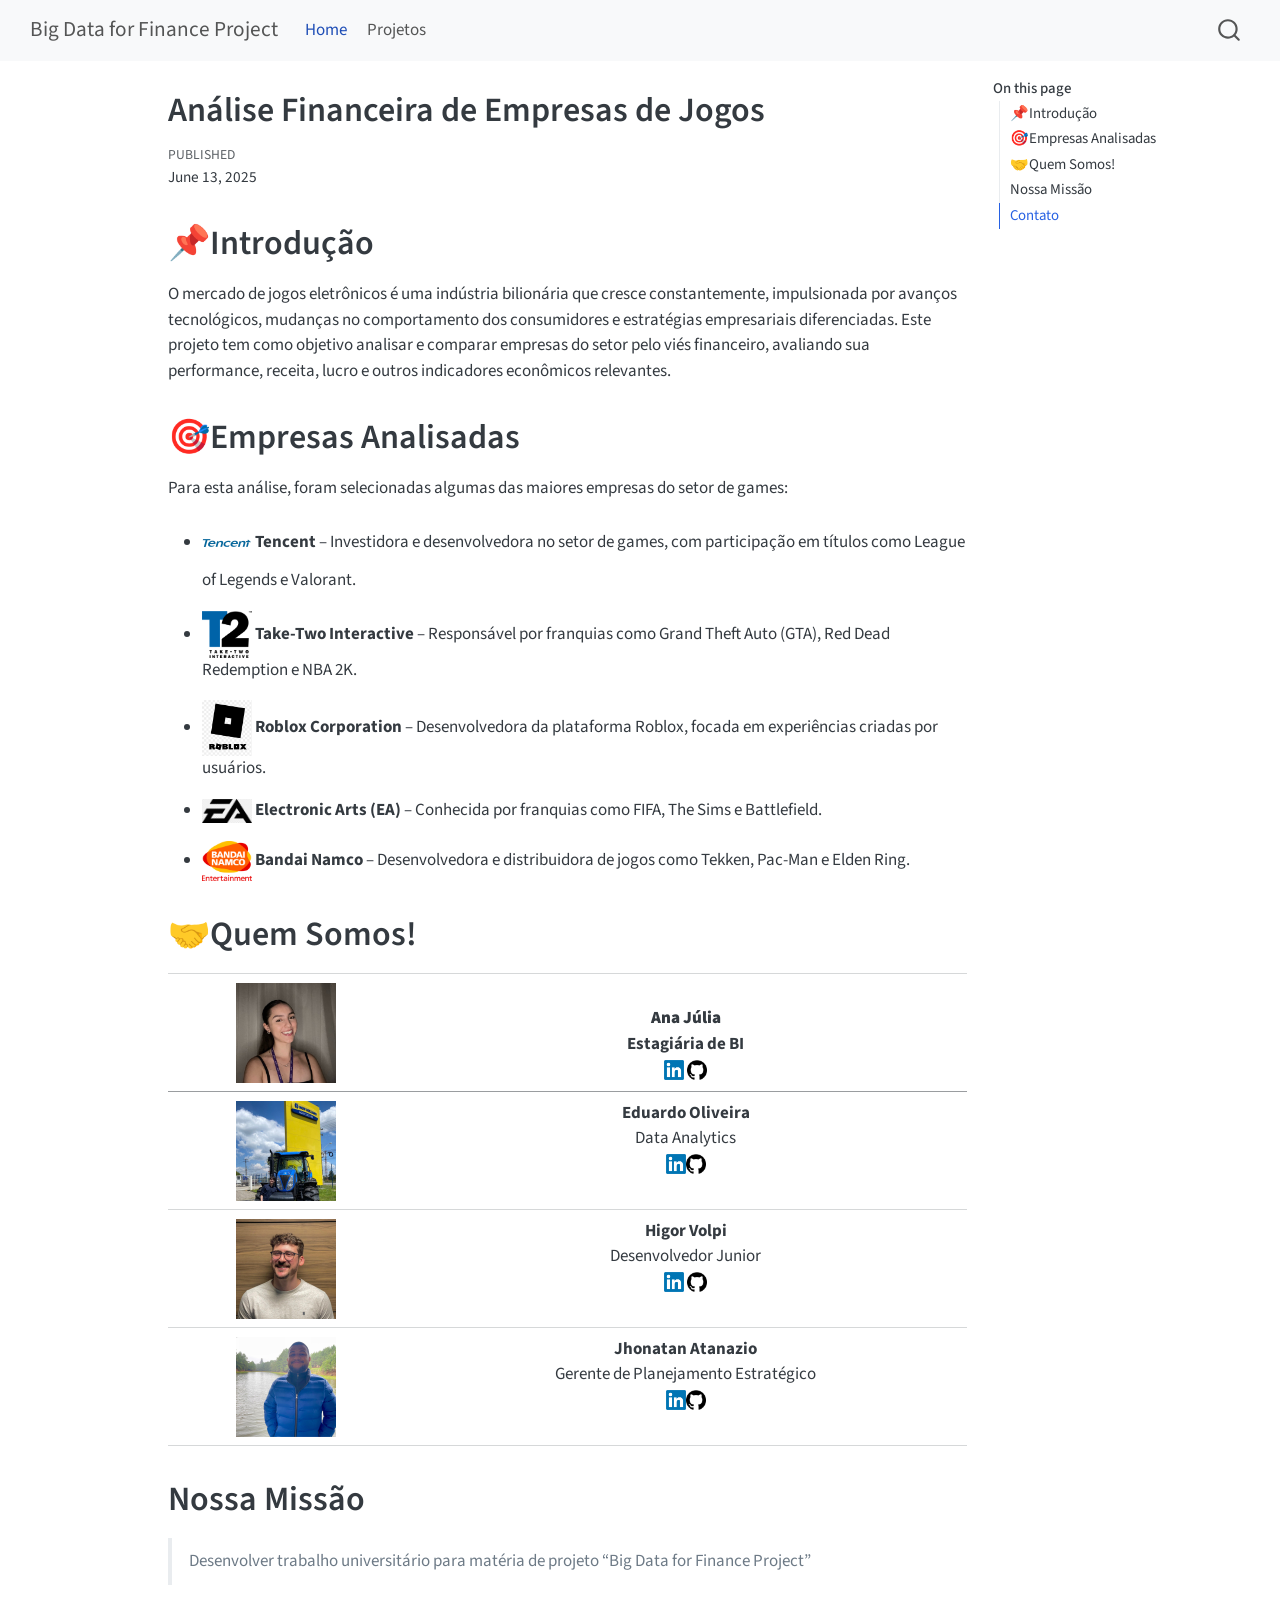
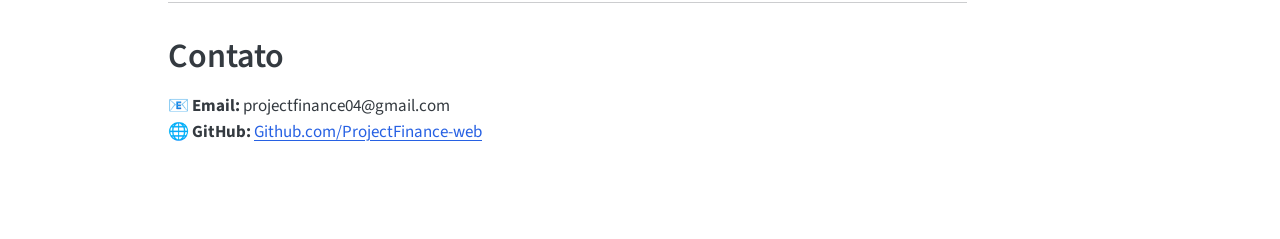
<file: index.html>
<!DOCTYPE html>
<html xmlns="http://www.w3.org/1999/xhtml" lang="en" xml:lang="en"><head>

<meta charset="utf-8">
<meta name="generator" content="quarto-1.6.42">

<meta name="viewport" content="width=device-width, initial-scale=1.0, user-scalable=yes">

<meta name="dcterms.date" content="2025-06-13">

<title>Análise Financeira de Empresas de Jogos – Big Data for Finance Project</title>
<style>
code{white-space: pre-wrap;}
span.smallcaps{font-variant: small-caps;}
div.columns{display: flex; gap: min(4vw, 1.5em);}
div.column{flex: auto; overflow-x: auto;}
div.hanging-indent{margin-left: 1.5em; text-indent: -1.5em;}
ul.task-list{list-style: none;}
ul.task-list li input[type="checkbox"] {
  width: 0.8em;
  margin: 0 0.8em 0.2em -1em; /* quarto-specific, see https://github.com/quarto-dev/quarto-cli/issues/4556 */ 
  vertical-align: middle;
}
</style>


<script src="site_libs/quarto-nav/quarto-nav.js"></script>
<script src="site_libs/quarto-nav/headroom.min.js"></script>
<script src="site_libs/clipboard/clipboard.min.js"></script>
<script src="site_libs/quarto-search/autocomplete.umd.js"></script>
<script src="site_libs/quarto-search/fuse.min.js"></script>
<script src="site_libs/quarto-search/quarto-search.js"></script>
<meta name="quarto:offset" content="./">
<script src="site_libs/quarto-html/quarto.js"></script>
<script src="site_libs/quarto-html/popper.min.js"></script>
<script src="site_libs/quarto-html/tippy.umd.min.js"></script>
<script src="site_libs/quarto-html/anchor.min.js"></script>
<link href="site_libs/quarto-html/tippy.css" rel="stylesheet">
<link href="site_libs/quarto-html/quarto-syntax-highlighting-2f5df379a58b258e96c21c0638c20c03.css" rel="stylesheet" id="quarto-text-highlighting-styles">
<script src="site_libs/bootstrap/bootstrap.min.js"></script>
<link href="site_libs/bootstrap/bootstrap-icons.css" rel="stylesheet">
<link href="site_libs/bootstrap/bootstrap-ddd961a2510921635943dfbbd19534c4.min.css" rel="stylesheet" append-hash="true" id="quarto-bootstrap" data-mode="light">
<script id="quarto-search-options" type="application/json">{
  "location": "navbar",
  "copy-button": false,
  "collapse-after": 3,
  "panel-placement": "end",
  "type": "overlay",
  "limit": 50,
  "keyboard-shortcut": [
    "f",
    "/",
    "s"
  ],
  "show-item-context": false,
  "language": {
    "search-no-results-text": "No results",
    "search-matching-documents-text": "matching documents",
    "search-copy-link-title": "Copy link to search",
    "search-hide-matches-text": "Hide additional matches",
    "search-more-match-text": "more match in this document",
    "search-more-matches-text": "more matches in this document",
    "search-clear-button-title": "Clear",
    "search-text-placeholder": "",
    "search-detached-cancel-button-title": "Cancel",
    "search-submit-button-title": "Submit",
    "search-label": "Search"
  }
}</script>


<link rel="stylesheet" href="styles.css">
</head>

<body class="nav-fixed">

<div id="quarto-search-results"></div>
  <header id="quarto-header" class="headroom fixed-top">
    <nav class="navbar navbar-expand-lg " data-bs-theme="dark">
      <div class="navbar-container container-fluid">
      <div class="navbar-brand-container mx-auto">
    <a class="navbar-brand" href="./index.html">
    <span class="navbar-title">Big Data for Finance Project</span>
    </a>
  </div>
            <div id="quarto-search" class="" title="Search"></div>
          <button class="navbar-toggler" type="button" data-bs-toggle="collapse" data-bs-target="#navbarCollapse" aria-controls="navbarCollapse" role="menu" aria-expanded="false" aria-label="Toggle navigation" onclick="if (window.quartoToggleHeadroom) { window.quartoToggleHeadroom(); }">
  <span class="navbar-toggler-icon"></span>
</button>
          <div class="collapse navbar-collapse" id="navbarCollapse">
            <ul class="navbar-nav navbar-nav-scroll me-auto">
  <li class="nav-item">
    <a class="nav-link active" href="./index.html" aria-current="page"> 
<span class="menu-text">Home</span></a>
  </li>  
  <li class="nav-item">
    <a class="nav-link" href="./about.html"> 
<span class="menu-text">Projetos</span></a>
  </li>  
</ul>
          </div> <!-- /navcollapse -->
            <div class="quarto-navbar-tools">
</div>
      </div> <!-- /container-fluid -->
    </nav>
</header>
<!-- content -->
<div id="quarto-content" class="quarto-container page-columns page-rows-contents page-layout-article page-navbar">
<!-- sidebar -->
<!-- margin-sidebar -->
    <div id="quarto-margin-sidebar" class="sidebar margin-sidebar">
        <nav id="TOC" role="doc-toc" class="toc-active">
    <h2 id="toc-title">On this page</h2>
   
  <ul>
  <li><a href="#introdução" id="toc-introdução" class="nav-link active" data-scroll-target="#introdução">📌Introdução</a></li>
  <li><a href="#empresas-analisadas" id="toc-empresas-analisadas" class="nav-link" data-scroll-target="#empresas-analisadas">🎯Empresas Analisadas</a></li>
  <li><a href="#quem-somos" id="toc-quem-somos" class="nav-link" data-scroll-target="#quem-somos">🤝Quem Somos!</a></li>
  <li><a href="#nossa-missão" id="toc-nossa-missão" class="nav-link" data-scroll-target="#nossa-missão">Nossa Missão</a></li>
  <li><a href="#contato" id="toc-contato" class="nav-link" data-scroll-target="#contato">Contato</a></li>
  </ul>
</nav>
    </div>
<!-- main -->
<main class="content" id="quarto-document-content">

<header id="title-block-header" class="quarto-title-block default">
<div class="quarto-title">
<h1 class="title">Análise Financeira de Empresas de Jogos</h1>
</div>



<div class="quarto-title-meta">

    
    <div>
    <div class="quarto-title-meta-heading">Published</div>
    <div class="quarto-title-meta-contents">
      <p class="date">June 13, 2025</p>
    </div>
  </div>
  
    
  </div>
  


</header>


<section id="introdução" class="level1">
<h1>📌Introdução</h1>
<p>O mercado de jogos eletrônicos é uma indústria bilionária que cresce constantemente, impulsionada por avanços tecnológicos, mudanças no comportamento dos consumidores e estratégias empresariais diferenciadas. Este projeto tem como objetivo analisar e comparar empresas do setor pelo viés financeiro, avaliando sua performance, receita, lucro e outros indicadores econômicos relevantes.</p>
</section>
<section id="empresas-analisadas" class="level1">
<h1>🎯Empresas Analisadas</h1>
<p>Para esta análise, foram selecionadas algumas das maiores empresas do setor de games:</p>
<ul>
<li><p><img src="images/tcehy.png" class="img-fluid" width="50"> <strong>Tencent</strong> – Investidora e desenvolvedora no setor de games, com participação em títulos como League of Legends e Valorant.</p></li>
<li><p><img src="images/take-two.png" class="img-fluid" width="50"> <strong>Take-Two Interactive</strong> – Responsável por franquias como Grand Theft Auto (GTA), Red Dead Redemption e NBA 2K.</p></li>
<li><p><img src="images/roblox.png" class="img-fluid" width="50"> <strong>Roblox Corporation</strong> – Desenvolvedora da plataforma Roblox, focada em experiências criadas por usuários.</p></li>
<li><p><img src="images/ea.png" class="img-fluid" width="50"> <strong>Electronic Arts (EA)</strong> – Conhecida por franquias como FIFA, The Sims e Battlefield.</p></li>
<li><p><img src="images/bandai.png" class="img-fluid" width="50"> <strong>Bandai Namco</strong> – Desenvolvedora e distribuidora de jogos como Tekken, Pac-Man&nbsp;e&nbsp;Elden&nbsp;Ring.</p></li>
</ul>
</section>
<section id="quem-somos" class="level1">
<h1>🤝Quem Somos!</h1>
<table class="caption-top table">
<thead>
<tr class="header">
<th style="text-align: center;"><img src="images/ana.jpg" class="img-fluid" width="100"></th>
<th style="text-align: center;"><strong>Ana Júlia</strong> <br>Estagiária de BI<br><a href="https://www.linkedin.com/in/anakucharski/"><img src="images/logo.png" class="img-fluid" width="20" alt="LinkedIn"></a> <a href="https://anajuliakucharski.github.io/portfolio/"><img src="images/github.png" class="img-fluid" width="20" alt="Portfolio"></a></th>
</tr>
</thead>
<tbody>
<tr class="odd">
<td style="text-align: center;"><img src="images/eduardo.jpg" class="img-fluid" width="100"></td>
<td style="text-align: center;"><strong>Eduardo Oliveira</strong> <br>Data Analytics<br><a href="https://www.linkedin.com/in/eduardo-oliveira-pereira/"><img src="images/logo.png" class="img-fluid" width="20" alt="LinkedIn"></a><a href="https://eduoliveira1504.github.io/Portfolio/"><img src="images/github.png" class="img-fluid" width="20" alt="Portfolio"></a></td>
</tr>
<tr class="even">
<td style="text-align: center;"><img src="images/higor.jpg" class="img-fluid" width="100"></td>
<td style="text-align: center;"><strong>Higor Volpi</strong> <br>Desenvolvedor Junior<br><a href="https://www.linkedin.com/in/higor-palote-volpi/"><img src="images/logo.png" class="img-fluid" width="20" alt="LinkedIn"></a> <a href="https://higorvolpi.github.io/portfolio/"><img src="images/github.png" class="img-fluid" width="20" alt="Portfolio"></a></td>
</tr>
<tr class="odd">
<td style="text-align: center;"><img src="images/jhonatan.jpg" class="img-fluid" width="100"></td>
<td style="text-align: center;"><strong>Jhonatan Atanazio</strong> <br>Gerente de Planejamento Estratégico<br><a href="https://www.linkedin.com/in/atanaziojhonatan/"><img src="images/logo.png" class="img-fluid" width="20" alt="LinkedIn"></a><a href="https://atanazioj.github.io/portfolio/"><img src="images/github.png" class="img-fluid" width="20" alt="Portfolio"></a></td>
</tr>
</tbody>
</table>
</section>
<section id="nossa-missão" class="level1">
<h1>Nossa Missão</h1>
<blockquote class="blockquote">
<p>Desenvolver trabalho universitário para matéria de projeto “Big Data for Finance Project”</p>
</blockquote>
<hr>
</section>
<section id="contato" class="level1">
<h1>Contato</h1>
<p>📧 <strong>Email:</strong> projectfinance04@gmail.com<br>
🌐 <strong>GitHub:</strong> <a href="https://github.com/ProjectFinance-web">Github.com/ProjectFinance-web</a></p>


</section>

</main> <!-- /main -->
<script id="quarto-html-after-body" type="application/javascript">
window.document.addEventListener("DOMContentLoaded", function (event) {
  const toggleBodyColorMode = (bsSheetEl) => {
    const mode = bsSheetEl.getAttribute("data-mode");
    const bodyEl = window.document.querySelector("body");
    if (mode === "dark") {
      bodyEl.classList.add("quarto-dark");
      bodyEl.classList.remove("quarto-light");
    } else {
      bodyEl.classList.add("quarto-light");
      bodyEl.classList.remove("quarto-dark");
    }
  }
  const toggleBodyColorPrimary = () => {
    const bsSheetEl = window.document.querySelector("link#quarto-bootstrap");
    if (bsSheetEl) {
      toggleBodyColorMode(bsSheetEl);
    }
  }
  toggleBodyColorPrimary();  
  const icon = "";
  const anchorJS = new window.AnchorJS();
  anchorJS.options = {
    placement: 'right',
    icon: icon
  };
  anchorJS.add('.anchored');
  const isCodeAnnotation = (el) => {
    for (const clz of el.classList) {
      if (clz.startsWith('code-annotation-')) {                     
        return true;
      }
    }
    return false;
  }
  const onCopySuccess = function(e) {
    // button target
    const button = e.trigger;
    // don't keep focus
    button.blur();
    // flash "checked"
    button.classList.add('code-copy-button-checked');
    var currentTitle = button.getAttribute("title");
    button.setAttribute("title", "Copied!");
    let tooltip;
    if (window.bootstrap) {
      button.setAttribute("data-bs-toggle", "tooltip");
      button.setAttribute("data-bs-placement", "left");
      button.setAttribute("data-bs-title", "Copied!");
      tooltip = new bootstrap.Tooltip(button, 
        { trigger: "manual", 
          customClass: "code-copy-button-tooltip",
          offset: [0, -8]});
      tooltip.show();    
    }
    setTimeout(function() {
      if (tooltip) {
        tooltip.hide();
        button.removeAttribute("data-bs-title");
        button.removeAttribute("data-bs-toggle");
        button.removeAttribute("data-bs-placement");
      }
      button.setAttribute("title", currentTitle);
      button.classList.remove('code-copy-button-checked');
    }, 1000);
    // clear code selection
    e.clearSelection();
  }
  const getTextToCopy = function(trigger) {
      const codeEl = trigger.previousElementSibling.cloneNode(true);
      for (const childEl of codeEl.children) {
        if (isCodeAnnotation(childEl)) {
          childEl.remove();
        }
      }
      return codeEl.innerText;
  }
  const clipboard = new window.ClipboardJS('.code-copy-button:not([data-in-quarto-modal])', {
    text: getTextToCopy
  });
  clipboard.on('success', onCopySuccess);
  if (window.document.getElementById('quarto-embedded-source-code-modal')) {
    const clipboardModal = new window.ClipboardJS('.code-copy-button[data-in-quarto-modal]', {
      text: getTextToCopy,
      container: window.document.getElementById('quarto-embedded-source-code-modal')
    });
    clipboardModal.on('success', onCopySuccess);
  }
    var localhostRegex = new RegExp(/^(?:http|https):\/\/localhost\:?[0-9]*\//);
    var mailtoRegex = new RegExp(/^mailto:/);
      var filterRegex = new RegExp('/' + window.location.host + '/');
    var isInternal = (href) => {
        return filterRegex.test(href) || localhostRegex.test(href) || mailtoRegex.test(href);
    }
    // Inspect non-navigation links and adorn them if external
 	var links = window.document.querySelectorAll('a[href]:not(.nav-link):not(.navbar-brand):not(.toc-action):not(.sidebar-link):not(.sidebar-item-toggle):not(.pagination-link):not(.no-external):not([aria-hidden]):not(.dropdown-item):not(.quarto-navigation-tool):not(.about-link)');
    for (var i=0; i<links.length; i++) {
      const link = links[i];
      if (!isInternal(link.href)) {
        // undo the damage that might have been done by quarto-nav.js in the case of
        // links that we want to consider external
        if (link.dataset.originalHref !== undefined) {
          link.href = link.dataset.originalHref;
        }
      }
    }
  function tippyHover(el, contentFn, onTriggerFn, onUntriggerFn) {
    const config = {
      allowHTML: true,
      maxWidth: 500,
      delay: 100,
      arrow: false,
      appendTo: function(el) {
          return el.parentElement;
      },
      interactive: true,
      interactiveBorder: 10,
      theme: 'quarto',
      placement: 'bottom-start',
    };
    if (contentFn) {
      config.content = contentFn;
    }
    if (onTriggerFn) {
      config.onTrigger = onTriggerFn;
    }
    if (onUntriggerFn) {
      config.onUntrigger = onUntriggerFn;
    }
    window.tippy(el, config); 
  }
  const noterefs = window.document.querySelectorAll('a[role="doc-noteref"]');
  for (var i=0; i<noterefs.length; i++) {
    const ref = noterefs[i];
    tippyHover(ref, function() {
      // use id or data attribute instead here
      let href = ref.getAttribute('data-footnote-href') || ref.getAttribute('href');
      try { href = new URL(href).hash; } catch {}
      const id = href.replace(/^#\/?/, "");
      const note = window.document.getElementById(id);
      if (note) {
        return note.innerHTML;
      } else {
        return "";
      }
    });
  }
  const xrefs = window.document.querySelectorAll('a.quarto-xref');
  const processXRef = (id, note) => {
    // Strip column container classes
    const stripColumnClz = (el) => {
      el.classList.remove("page-full", "page-columns");
      if (el.children) {
        for (const child of el.children) {
          stripColumnClz(child);
        }
      }
    }
    stripColumnClz(note)
    if (id === null || id.startsWith('sec-')) {
      // Special case sections, only their first couple elements
      const container = document.createElement("div");
      if (note.children && note.children.length > 2) {
        container.appendChild(note.children[0].cloneNode(true));
        for (let i = 1; i < note.children.length; i++) {
          const child = note.children[i];
          if (child.tagName === "P" && child.innerText === "") {
            continue;
          } else {
            container.appendChild(child.cloneNode(true));
            break;
          }
        }
        if (window.Quarto?.typesetMath) {
          window.Quarto.typesetMath(container);
        }
        return container.innerHTML
      } else {
        if (window.Quarto?.typesetMath) {
          window.Quarto.typesetMath(note);
        }
        return note.innerHTML;
      }
    } else {
      // Remove any anchor links if they are present
      const anchorLink = note.querySelector('a.anchorjs-link');
      if (anchorLink) {
        anchorLink.remove();
      }
      if (window.Quarto?.typesetMath) {
        window.Quarto.typesetMath(note);
      }
      if (note.classList.contains("callout")) {
        return note.outerHTML;
      } else {
        return note.innerHTML;
      }
    }
  }
  for (var i=0; i<xrefs.length; i++) {
    const xref = xrefs[i];
    tippyHover(xref, undefined, function(instance) {
      instance.disable();
      let url = xref.getAttribute('href');
      let hash = undefined; 
      if (url.startsWith('#')) {
        hash = url;
      } else {
        try { hash = new URL(url).hash; } catch {}
      }
      if (hash) {
        const id = hash.replace(/^#\/?/, "");
        const note = window.document.getElementById(id);
        if (note !== null) {
          try {
            const html = processXRef(id, note.cloneNode(true));
            instance.setContent(html);
          } finally {
            instance.enable();
            instance.show();
          }
        } else {
          // See if we can fetch this
          fetch(url.split('#')[0])
          .then(res => res.text())
          .then(html => {
            const parser = new DOMParser();
            const htmlDoc = parser.parseFromString(html, "text/html");
            const note = htmlDoc.getElementById(id);
            if (note !== null) {
              const html = processXRef(id, note);
              instance.setContent(html);
            } 
          }).finally(() => {
            instance.enable();
            instance.show();
          });
        }
      } else {
        // See if we can fetch a full url (with no hash to target)
        // This is a special case and we should probably do some content thinning / targeting
        fetch(url)
        .then(res => res.text())
        .then(html => {
          const parser = new DOMParser();
          const htmlDoc = parser.parseFromString(html, "text/html");
          const note = htmlDoc.querySelector('main.content');
          if (note !== null) {
            // This should only happen for chapter cross references
            // (since there is no id in the URL)
            // remove the first header
            if (note.children.length > 0 && note.children[0].tagName === "HEADER") {
              note.children[0].remove();
            }
            const html = processXRef(null, note);
            instance.setContent(html);
          } 
        }).finally(() => {
          instance.enable();
          instance.show();
        });
      }
    }, function(instance) {
    });
  }
      let selectedAnnoteEl;
      const selectorForAnnotation = ( cell, annotation) => {
        let cellAttr = 'data-code-cell="' + cell + '"';
        let lineAttr = 'data-code-annotation="' +  annotation + '"';
        const selector = 'span[' + cellAttr + '][' + lineAttr + ']';
        return selector;
      }
      const selectCodeLines = (annoteEl) => {
        const doc = window.document;
        const targetCell = annoteEl.getAttribute("data-target-cell");
        const targetAnnotation = annoteEl.getAttribute("data-target-annotation");
        const annoteSpan = window.document.querySelector(selectorForAnnotation(targetCell, targetAnnotation));
        const lines = annoteSpan.getAttribute("data-code-lines").split(",");
        const lineIds = lines.map((line) => {
          return targetCell + "-" + line;
        })
        let top = null;
        let height = null;
        let parent = null;
        if (lineIds.length > 0) {
            //compute the position of the single el (top and bottom and make a div)
            const el = window.document.getElementById(lineIds[0]);
            top = el.offsetTop;
            height = el.offsetHeight;
            parent = el.parentElement.parentElement;
          if (lineIds.length > 1) {
            const lastEl = window.document.getElementById(lineIds[lineIds.length - 1]);
            const bottom = lastEl.offsetTop + lastEl.offsetHeight;
            height = bottom - top;
          }
          if (top !== null && height !== null && parent !== null) {
            // cook up a div (if necessary) and position it 
            let div = window.document.getElementById("code-annotation-line-highlight");
            if (div === null) {
              div = window.document.createElement("div");
              div.setAttribute("id", "code-annotation-line-highlight");
              div.style.position = 'absolute';
              parent.appendChild(div);
            }
            div.style.top = top - 2 + "px";
            div.style.height = height + 4 + "px";
            div.style.left = 0;
            let gutterDiv = window.document.getElementById("code-annotation-line-highlight-gutter");
            if (gutterDiv === null) {
              gutterDiv = window.document.createElement("div");
              gutterDiv.setAttribute("id", "code-annotation-line-highlight-gutter");
              gutterDiv.style.position = 'absolute';
              const codeCell = window.document.getElementById(targetCell);
              const gutter = codeCell.querySelector('.code-annotation-gutter');
              gutter.appendChild(gutterDiv);
            }
            gutterDiv.style.top = top - 2 + "px";
            gutterDiv.style.height = height + 4 + "px";
          }
          selectedAnnoteEl = annoteEl;
        }
      };
      const unselectCodeLines = () => {
        const elementsIds = ["code-annotation-line-highlight", "code-annotation-line-highlight-gutter"];
        elementsIds.forEach((elId) => {
          const div = window.document.getElementById(elId);
          if (div) {
            div.remove();
          }
        });
        selectedAnnoteEl = undefined;
      };
        // Handle positioning of the toggle
    window.addEventListener(
      "resize",
      throttle(() => {
        elRect = undefined;
        if (selectedAnnoteEl) {
          selectCodeLines(selectedAnnoteEl);
        }
      }, 10)
    );
    function throttle(fn, ms) {
    let throttle = false;
    let timer;
      return (...args) => {
        if(!throttle) { // first call gets through
            fn.apply(this, args);
            throttle = true;
        } else { // all the others get throttled
            if(timer) clearTimeout(timer); // cancel #2
            timer = setTimeout(() => {
              fn.apply(this, args);
              timer = throttle = false;
            }, ms);
        }
      };
    }
      // Attach click handler to the DT
      const annoteDls = window.document.querySelectorAll('dt[data-target-cell]');
      for (const annoteDlNode of annoteDls) {
        annoteDlNode.addEventListener('click', (event) => {
          const clickedEl = event.target;
          if (clickedEl !== selectedAnnoteEl) {
            unselectCodeLines();
            const activeEl = window.document.querySelector('dt[data-target-cell].code-annotation-active');
            if (activeEl) {
              activeEl.classList.remove('code-annotation-active');
            }
            selectCodeLines(clickedEl);
            clickedEl.classList.add('code-annotation-active');
          } else {
            // Unselect the line
            unselectCodeLines();
            clickedEl.classList.remove('code-annotation-active');
          }
        });
      }
  const findCites = (el) => {
    const parentEl = el.parentElement;
    if (parentEl) {
      const cites = parentEl.dataset.cites;
      if (cites) {
        return {
          el,
          cites: cites.split(' ')
        };
      } else {
        return findCites(el.parentElement)
      }
    } else {
      return undefined;
    }
  };
  var bibliorefs = window.document.querySelectorAll('a[role="doc-biblioref"]');
  for (var i=0; i<bibliorefs.length; i++) {
    const ref = bibliorefs[i];
    const citeInfo = findCites(ref);
    if (citeInfo) {
      tippyHover(citeInfo.el, function() {
        var popup = window.document.createElement('div');
        citeInfo.cites.forEach(function(cite) {
          var citeDiv = window.document.createElement('div');
          citeDiv.classList.add('hanging-indent');
          citeDiv.classList.add('csl-entry');
          var biblioDiv = window.document.getElementById('ref-' + cite);
          if (biblioDiv) {
            citeDiv.innerHTML = biblioDiv.innerHTML;
          }
          popup.appendChild(citeDiv);
        });
        return popup.innerHTML;
      });
    }
  }
});
</script>
</div> <!-- /content -->




</body></html>
</file>
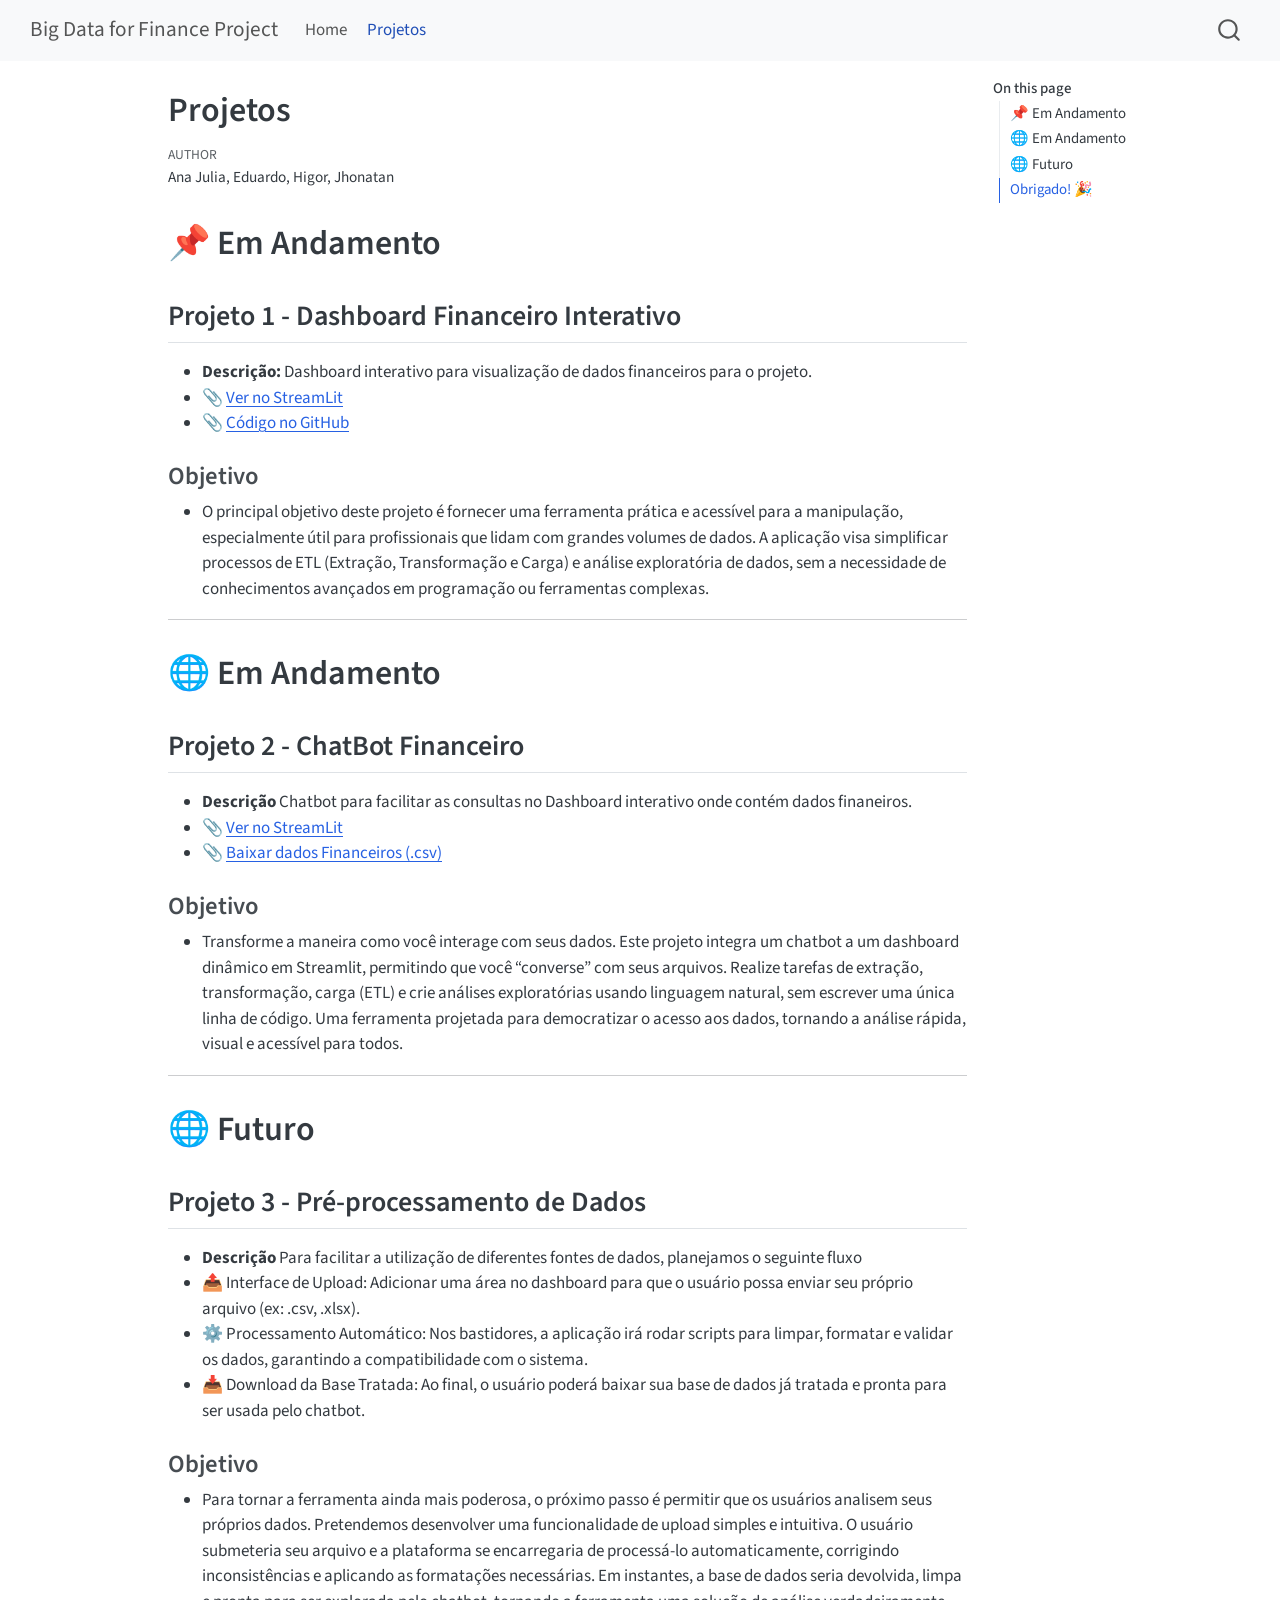
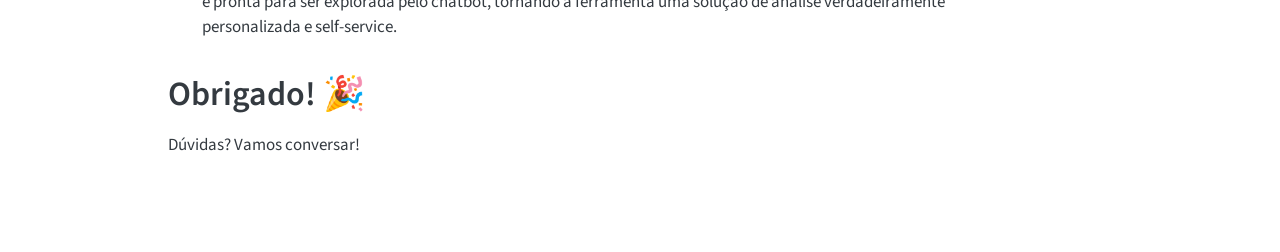
<file: about.html>
<!DOCTYPE html>
<html xmlns="http://www.w3.org/1999/xhtml" lang="en" xml:lang="en"><head>

<meta charset="utf-8">
<meta name="generator" content="quarto-1.6.42">

<meta name="viewport" content="width=device-width, initial-scale=1.0, user-scalable=yes">

<meta name="author" content="Ana Julia, Eduardo, Higor, Jhonatan">

<title>Projetos – Big Data for Finance Project</title>
<style>
code{white-space: pre-wrap;}
span.smallcaps{font-variant: small-caps;}
div.columns{display: flex; gap: min(4vw, 1.5em);}
div.column{flex: auto; overflow-x: auto;}
div.hanging-indent{margin-left: 1.5em; text-indent: -1.5em;}
ul.task-list{list-style: none;}
ul.task-list li input[type="checkbox"] {
  width: 0.8em;
  margin: 0 0.8em 0.2em -1em; /* quarto-specific, see https://github.com/quarto-dev/quarto-cli/issues/4556 */ 
  vertical-align: middle;
}
</style>


<script src="site_libs/quarto-nav/quarto-nav.js"></script>
<script src="site_libs/quarto-nav/headroom.min.js"></script>
<script src="site_libs/clipboard/clipboard.min.js"></script>
<script src="site_libs/quarto-search/autocomplete.umd.js"></script>
<script src="site_libs/quarto-search/fuse.min.js"></script>
<script src="site_libs/quarto-search/quarto-search.js"></script>
<meta name="quarto:offset" content="./">
<script src="site_libs/quarto-html/quarto.js"></script>
<script src="site_libs/quarto-html/popper.min.js"></script>
<script src="site_libs/quarto-html/tippy.umd.min.js"></script>
<script src="site_libs/quarto-html/anchor.min.js"></script>
<link href="site_libs/quarto-html/tippy.css" rel="stylesheet">
<link href="site_libs/quarto-html/quarto-syntax-highlighting-2f5df379a58b258e96c21c0638c20c03.css" rel="stylesheet" id="quarto-text-highlighting-styles">
<script src="site_libs/bootstrap/bootstrap.min.js"></script>
<link href="site_libs/bootstrap/bootstrap-icons.css" rel="stylesheet">
<link href="site_libs/bootstrap/bootstrap-ddd961a2510921635943dfbbd19534c4.min.css" rel="stylesheet" append-hash="true" id="quarto-bootstrap" data-mode="light">
<script id="quarto-search-options" type="application/json">{
  "location": "navbar",
  "copy-button": false,
  "collapse-after": 3,
  "panel-placement": "end",
  "type": "overlay",
  "limit": 50,
  "keyboard-shortcut": [
    "f",
    "/",
    "s"
  ],
  "show-item-context": false,
  "language": {
    "search-no-results-text": "No results",
    "search-matching-documents-text": "matching documents",
    "search-copy-link-title": "Copy link to search",
    "search-hide-matches-text": "Hide additional matches",
    "search-more-match-text": "more match in this document",
    "search-more-matches-text": "more matches in this document",
    "search-clear-button-title": "Clear",
    "search-text-placeholder": "",
    "search-detached-cancel-button-title": "Cancel",
    "search-submit-button-title": "Submit",
    "search-label": "Search"
  }
}</script>


<link rel="stylesheet" href="styles.css">
</head>

<body class="nav-fixed">

<div id="quarto-search-results"></div>
  <header id="quarto-header" class="headroom fixed-top">
    <nav class="navbar navbar-expand-lg " data-bs-theme="dark">
      <div class="navbar-container container-fluid">
      <div class="navbar-brand-container mx-auto">
    <a class="navbar-brand" href="./index.html">
    <span class="navbar-title">Big Data for Finance Project</span>
    </a>
  </div>
            <div id="quarto-search" class="" title="Search"></div>
          <button class="navbar-toggler" type="button" data-bs-toggle="collapse" data-bs-target="#navbarCollapse" aria-controls="navbarCollapse" role="menu" aria-expanded="false" aria-label="Toggle navigation" onclick="if (window.quartoToggleHeadroom) { window.quartoToggleHeadroom(); }">
  <span class="navbar-toggler-icon"></span>
</button>
          <div class="collapse navbar-collapse" id="navbarCollapse">
            <ul class="navbar-nav navbar-nav-scroll me-auto">
  <li class="nav-item">
    <a class="nav-link" href="./index.html"> 
<span class="menu-text">Home</span></a>
  </li>  
  <li class="nav-item">
    <a class="nav-link active" href="./about.html" aria-current="page"> 
<span class="menu-text">Projetos</span></a>
  </li>  
</ul>
          </div> <!-- /navcollapse -->
            <div class="quarto-navbar-tools">
</div>
      </div> <!-- /container-fluid -->
    </nav>
</header>
<!-- content -->
<div id="quarto-content" class="quarto-container page-columns page-rows-contents page-layout-article page-navbar">
<!-- sidebar -->
<!-- margin-sidebar -->
    <div id="quarto-margin-sidebar" class="sidebar margin-sidebar">
        <nav id="TOC" role="doc-toc" class="toc-active">
    <h2 id="toc-title">On this page</h2>
   
  <ul>
  <li><a href="#em-andamento" id="toc-em-andamento" class="nav-link active" data-scroll-target="#em-andamento">📌 Em Andamento</a>
  <ul class="collapse">
  <li><a href="#projeto-1---dashboard-financeiro-interativo" id="toc-projeto-1---dashboard-financeiro-interativo" class="nav-link" data-scroll-target="#projeto-1---dashboard-financeiro-interativo">Projeto 1 - Dashboard Financeiro Interativo</a>
  <ul class="collapse">
  <li><a href="#objetivo" id="toc-objetivo" class="nav-link" data-scroll-target="#objetivo">Objetivo</a></li>
  </ul></li>
  </ul></li>
  <li><a href="#em-andamento-1" id="toc-em-andamento-1" class="nav-link" data-scroll-target="#em-andamento-1">🌐 Em Andamento</a>
  <ul class="collapse">
  <li><a href="#projeto-2---chatbot-financeiro" id="toc-projeto-2---chatbot-financeiro" class="nav-link" data-scroll-target="#projeto-2---chatbot-financeiro">Projeto 2 - ChatBot Financeiro</a>
  <ul class="collapse">
  <li><a href="#objetivo-1" id="toc-objetivo-1" class="nav-link" data-scroll-target="#objetivo-1">Objetivo</a></li>
  </ul></li>
  </ul></li>
  <li><a href="#futuro" id="toc-futuro" class="nav-link" data-scroll-target="#futuro">🌐 Futuro</a>
  <ul class="collapse">
  <li><a href="#projeto-3---pré-processamento-de-dados" id="toc-projeto-3---pré-processamento-de-dados" class="nav-link" data-scroll-target="#projeto-3---pré-processamento-de-dados">Projeto 3 - Pré-processamento de Dados</a>
  <ul class="collapse">
  <li><a href="#objetivo-2" id="toc-objetivo-2" class="nav-link" data-scroll-target="#objetivo-2">Objetivo</a></li>
  </ul></li>
  </ul></li>
  <li><a href="#obrigado" id="toc-obrigado" class="nav-link" data-scroll-target="#obrigado">Obrigado! 🎉</a></li>
  </ul>
</nav>
    </div>
<!-- main -->
<main class="content" id="quarto-document-content">

<header id="title-block-header" class="quarto-title-block default">
<div class="quarto-title">
<h1 class="title">Projetos</h1>
</div>



<div class="quarto-title-meta">

    <div>
    <div class="quarto-title-meta-heading">Author</div>
    <div class="quarto-title-meta-contents">
             <p>Ana Julia, Eduardo, Higor, Jhonatan </p>
          </div>
  </div>
    
  
    
  </div>
  


</header>


<section id="em-andamento" class="level1">
<h1>📌 Em Andamento</h1>
<section id="projeto-1---dashboard-financeiro-interativo" class="level2">
<h2 class="anchored" data-anchor-id="projeto-1---dashboard-financeiro-interativo">Projeto 1 - Dashboard Financeiro Interativo</h2>
<ul>
<li><strong>Descrição:</strong> Dashboard interativo para visualização de dados financeiros para o projeto.</li>
<li>📎 <a href="https://bigdataproj.streamlit.app/">Ver no StreamLit</a></li>
<li>📎 <a href="https://github.com/ProjectFinance-web/project-web/tree/main/projects/Dashboard">Código no GitHub</a></li>
</ul>
<section id="objetivo" class="level3">
<h3 class="anchored" data-anchor-id="objetivo">Objetivo</h3>
<ul>
<li>O principal objetivo deste projeto é fornecer uma ferramenta prática e acessível para a manipulação, especialmente útil para profissionais que lidam com grandes volumes de dados. A aplicação visa simplificar processos de ETL (Extração, Transformação e Carga) e análise exploratória de dados, sem a necessidade de conhecimentos avançados em programação ou ferramentas complexas.</li>
</ul>
<hr>
</section>
</section>
</section>
<section id="em-andamento-1" class="level1">
<h1>🌐 Em Andamento</h1>
<section id="projeto-2---chatbot-financeiro" class="level2">
<h2 class="anchored" data-anchor-id="projeto-2---chatbot-financeiro">Projeto 2 - ChatBot Financeiro</h2>
<ul>
<li><strong>Descrição</strong> Chatbot para facilitar as consultas no Dashboard interativo onde contém dados finaneiros.</li>
<li>📎 <a href="https://chatfin.streamlit.app/">Ver no StreamLit</a></li>
<li>📎 <a href="data/prices_qm.csv">Baixar dados Financeiros (.csv)</a></li>
</ul>
<section id="objetivo-1" class="level3">
<h3 class="anchored" data-anchor-id="objetivo-1">Objetivo</h3>
<ul>
<li>Transforme a maneira como você interage com seus dados. Este projeto integra um chatbot a um dashboard dinâmico em Streamlit, permitindo que você “converse” com seus arquivos. Realize tarefas de extração, transformação, carga (ETL) e crie análises exploratórias usando linguagem natural, sem escrever uma única linha de código. Uma ferramenta projetada para democratizar o acesso aos dados, tornando a análise rápida, visual e acessível para todos.</li>
</ul>
<hr>
</section>
</section>
</section>
<section id="futuro" class="level1">
<h1>🌐 Futuro</h1>
<section id="projeto-3---pré-processamento-de-dados" class="level2">
<h2 class="anchored" data-anchor-id="projeto-3---pré-processamento-de-dados">Projeto 3 - Pré-processamento de Dados</h2>
<ul>
<li><strong>Descrição</strong> Para facilitar a utilização de diferentes fontes de dados, planejamos o seguinte fluxo</li>
<li>📤 Interface de Upload: Adicionar uma área no dashboard para que o usuário possa enviar seu próprio arquivo (ex: .csv, .xlsx).</li>
<li>⚙️ Processamento Automático: Nos bastidores, a aplicação irá rodar scripts para limpar, formatar e validar os dados, garantindo a compatibilidade com o sistema.</li>
<li>📥 Download da Base Tratada: Ao final, o usuário poderá baixar sua base de dados já tratada e pronta para ser usada pelo chatbot.</li>
</ul>
<section id="objetivo-2" class="level3">
<h3 class="anchored" data-anchor-id="objetivo-2">Objetivo</h3>
<ul>
<li>Para tornar a ferramenta ainda mais poderosa, o próximo passo é permitir que os usuários analisem seus próprios dados. Pretendemos desenvolver uma funcionalidade de upload simples e intuitiva. O usuário submeteria seu arquivo e a plataforma se encarregaria de processá-lo automaticamente, corrigindo inconsistências e aplicando as formatações necessárias. Em instantes, a base de dados seria devolvida, limpa e pronta para ser explorada pelo chatbot, tornando a ferramenta uma solução de análise verdadeiramente personalizada e self-service.</li>
</ul>
</section>
</section>
</section>
<section id="obrigado" class="level1">
<h1>Obrigado! 🎉</h1>
<p>Dúvidas? Vamos conversar!</p>


</section>

</main> <!-- /main -->
<script id="quarto-html-after-body" type="application/javascript">
window.document.addEventListener("DOMContentLoaded", function (event) {
  const toggleBodyColorMode = (bsSheetEl) => {
    const mode = bsSheetEl.getAttribute("data-mode");
    const bodyEl = window.document.querySelector("body");
    if (mode === "dark") {
      bodyEl.classList.add("quarto-dark");
      bodyEl.classList.remove("quarto-light");
    } else {
      bodyEl.classList.add("quarto-light");
      bodyEl.classList.remove("quarto-dark");
    }
  }
  const toggleBodyColorPrimary = () => {
    const bsSheetEl = window.document.querySelector("link#quarto-bootstrap");
    if (bsSheetEl) {
      toggleBodyColorMode(bsSheetEl);
    }
  }
  toggleBodyColorPrimary();  
  const icon = "";
  const anchorJS = new window.AnchorJS();
  anchorJS.options = {
    placement: 'right',
    icon: icon
  };
  anchorJS.add('.anchored');
  const isCodeAnnotation = (el) => {
    for (const clz of el.classList) {
      if (clz.startsWith('code-annotation-')) {                     
        return true;
      }
    }
    return false;
  }
  const onCopySuccess = function(e) {
    // button target
    const button = e.trigger;
    // don't keep focus
    button.blur();
    // flash "checked"
    button.classList.add('code-copy-button-checked');
    var currentTitle = button.getAttribute("title");
    button.setAttribute("title", "Copied!");
    let tooltip;
    if (window.bootstrap) {
      button.setAttribute("data-bs-toggle", "tooltip");
      button.setAttribute("data-bs-placement", "left");
      button.setAttribute("data-bs-title", "Copied!");
      tooltip = new bootstrap.Tooltip(button, 
        { trigger: "manual", 
          customClass: "code-copy-button-tooltip",
          offset: [0, -8]});
      tooltip.show();    
    }
    setTimeout(function() {
      if (tooltip) {
        tooltip.hide();
        button.removeAttribute("data-bs-title");
        button.removeAttribute("data-bs-toggle");
        button.removeAttribute("data-bs-placement");
      }
      button.setAttribute("title", currentTitle);
      button.classList.remove('code-copy-button-checked');
    }, 1000);
    // clear code selection
    e.clearSelection();
  }
  const getTextToCopy = function(trigger) {
      const codeEl = trigger.previousElementSibling.cloneNode(true);
      for (const childEl of codeEl.children) {
        if (isCodeAnnotation(childEl)) {
          childEl.remove();
        }
      }
      return codeEl.innerText;
  }
  const clipboard = new window.ClipboardJS('.code-copy-button:not([data-in-quarto-modal])', {
    text: getTextToCopy
  });
  clipboard.on('success', onCopySuccess);
  if (window.document.getElementById('quarto-embedded-source-code-modal')) {
    const clipboardModal = new window.ClipboardJS('.code-copy-button[data-in-quarto-modal]', {
      text: getTextToCopy,
      container: window.document.getElementById('quarto-embedded-source-code-modal')
    });
    clipboardModal.on('success', onCopySuccess);
  }
    var localhostRegex = new RegExp(/^(?:http|https):\/\/localhost\:?[0-9]*\//);
    var mailtoRegex = new RegExp(/^mailto:/);
      var filterRegex = new RegExp('/' + window.location.host + '/');
    var isInternal = (href) => {
        return filterRegex.test(href) || localhostRegex.test(href) || mailtoRegex.test(href);
    }
    // Inspect non-navigation links and adorn them if external
 	var links = window.document.querySelectorAll('a[href]:not(.nav-link):not(.navbar-brand):not(.toc-action):not(.sidebar-link):not(.sidebar-item-toggle):not(.pagination-link):not(.no-external):not([aria-hidden]):not(.dropdown-item):not(.quarto-navigation-tool):not(.about-link)');
    for (var i=0; i<links.length; i++) {
      const link = links[i];
      if (!isInternal(link.href)) {
        // undo the damage that might have been done by quarto-nav.js in the case of
        // links that we want to consider external
        if (link.dataset.originalHref !== undefined) {
          link.href = link.dataset.originalHref;
        }
      }
    }
  function tippyHover(el, contentFn, onTriggerFn, onUntriggerFn) {
    const config = {
      allowHTML: true,
      maxWidth: 500,
      delay: 100,
      arrow: false,
      appendTo: function(el) {
          return el.parentElement;
      },
      interactive: true,
      interactiveBorder: 10,
      theme: 'quarto',
      placement: 'bottom-start',
    };
    if (contentFn) {
      config.content = contentFn;
    }
    if (onTriggerFn) {
      config.onTrigger = onTriggerFn;
    }
    if (onUntriggerFn) {
      config.onUntrigger = onUntriggerFn;
    }
    window.tippy(el, config); 
  }
  const noterefs = window.document.querySelectorAll('a[role="doc-noteref"]');
  for (var i=0; i<noterefs.length; i++) {
    const ref = noterefs[i];
    tippyHover(ref, function() {
      // use id or data attribute instead here
      let href = ref.getAttribute('data-footnote-href') || ref.getAttribute('href');
      try { href = new URL(href).hash; } catch {}
      const id = href.replace(/^#\/?/, "");
      const note = window.document.getElementById(id);
      if (note) {
        return note.innerHTML;
      } else {
        return "";
      }
    });
  }
  const xrefs = window.document.querySelectorAll('a.quarto-xref');
  const processXRef = (id, note) => {
    // Strip column container classes
    const stripColumnClz = (el) => {
      el.classList.remove("page-full", "page-columns");
      if (el.children) {
        for (const child of el.children) {
          stripColumnClz(child);
        }
      }
    }
    stripColumnClz(note)
    if (id === null || id.startsWith('sec-')) {
      // Special case sections, only their first couple elements
      const container = document.createElement("div");
      if (note.children && note.children.length > 2) {
        container.appendChild(note.children[0].cloneNode(true));
        for (let i = 1; i < note.children.length; i++) {
          const child = note.children[i];
          if (child.tagName === "P" && child.innerText === "") {
            continue;
          } else {
            container.appendChild(child.cloneNode(true));
            break;
          }
        }
        if (window.Quarto?.typesetMath) {
          window.Quarto.typesetMath(container);
        }
        return container.innerHTML
      } else {
        if (window.Quarto?.typesetMath) {
          window.Quarto.typesetMath(note);
        }
        return note.innerHTML;
      }
    } else {
      // Remove any anchor links if they are present
      const anchorLink = note.querySelector('a.anchorjs-link');
      if (anchorLink) {
        anchorLink.remove();
      }
      if (window.Quarto?.typesetMath) {
        window.Quarto.typesetMath(note);
      }
      if (note.classList.contains("callout")) {
        return note.outerHTML;
      } else {
        return note.innerHTML;
      }
    }
  }
  for (var i=0; i<xrefs.length; i++) {
    const xref = xrefs[i];
    tippyHover(xref, undefined, function(instance) {
      instance.disable();
      let url = xref.getAttribute('href');
      let hash = undefined; 
      if (url.startsWith('#')) {
        hash = url;
      } else {
        try { hash = new URL(url).hash; } catch {}
      }
      if (hash) {
        const id = hash.replace(/^#\/?/, "");
        const note = window.document.getElementById(id);
        if (note !== null) {
          try {
            const html = processXRef(id, note.cloneNode(true));
            instance.setContent(html);
          } finally {
            instance.enable();
            instance.show();
          }
        } else {
          // See if we can fetch this
          fetch(url.split('#')[0])
          .then(res => res.text())
          .then(html => {
            const parser = new DOMParser();
            const htmlDoc = parser.parseFromString(html, "text/html");
            const note = htmlDoc.getElementById(id);
            if (note !== null) {
              const html = processXRef(id, note);
              instance.setContent(html);
            } 
          }).finally(() => {
            instance.enable();
            instance.show();
          });
        }
      } else {
        // See if we can fetch a full url (with no hash to target)
        // This is a special case and we should probably do some content thinning / targeting
        fetch(url)
        .then(res => res.text())
        .then(html => {
          const parser = new DOMParser();
          const htmlDoc = parser.parseFromString(html, "text/html");
          const note = htmlDoc.querySelector('main.content');
          if (note !== null) {
            // This should only happen for chapter cross references
            // (since there is no id in the URL)
            // remove the first header
            if (note.children.length > 0 && note.children[0].tagName === "HEADER") {
              note.children[0].remove();
            }
            const html = processXRef(null, note);
            instance.setContent(html);
          } 
        }).finally(() => {
          instance.enable();
          instance.show();
        });
      }
    }, function(instance) {
    });
  }
      let selectedAnnoteEl;
      const selectorForAnnotation = ( cell, annotation) => {
        let cellAttr = 'data-code-cell="' + cell + '"';
        let lineAttr = 'data-code-annotation="' +  annotation + '"';
        const selector = 'span[' + cellAttr + '][' + lineAttr + ']';
        return selector;
      }
      const selectCodeLines = (annoteEl) => {
        const doc = window.document;
        const targetCell = annoteEl.getAttribute("data-target-cell");
        const targetAnnotation = annoteEl.getAttribute("data-target-annotation");
        const annoteSpan = window.document.querySelector(selectorForAnnotation(targetCell, targetAnnotation));
        const lines = annoteSpan.getAttribute("data-code-lines").split(",");
        const lineIds = lines.map((line) => {
          return targetCell + "-" + line;
        })
        let top = null;
        let height = null;
        let parent = null;
        if (lineIds.length > 0) {
            //compute the position of the single el (top and bottom and make a div)
            const el = window.document.getElementById(lineIds[0]);
            top = el.offsetTop;
            height = el.offsetHeight;
            parent = el.parentElement.parentElement;
          if (lineIds.length > 1) {
            const lastEl = window.document.getElementById(lineIds[lineIds.length - 1]);
            const bottom = lastEl.offsetTop + lastEl.offsetHeight;
            height = bottom - top;
          }
          if (top !== null && height !== null && parent !== null) {
            // cook up a div (if necessary) and position it 
            let div = window.document.getElementById("code-annotation-line-highlight");
            if (div === null) {
              div = window.document.createElement("div");
              div.setAttribute("id", "code-annotation-line-highlight");
              div.style.position = 'absolute';
              parent.appendChild(div);
            }
            div.style.top = top - 2 + "px";
            div.style.height = height + 4 + "px";
            div.style.left = 0;
            let gutterDiv = window.document.getElementById("code-annotation-line-highlight-gutter");
            if (gutterDiv === null) {
              gutterDiv = window.document.createElement("div");
              gutterDiv.setAttribute("id", "code-annotation-line-highlight-gutter");
              gutterDiv.style.position = 'absolute';
              const codeCell = window.document.getElementById(targetCell);
              const gutter = codeCell.querySelector('.code-annotation-gutter');
              gutter.appendChild(gutterDiv);
            }
            gutterDiv.style.top = top - 2 + "px";
            gutterDiv.style.height = height + 4 + "px";
          }
          selectedAnnoteEl = annoteEl;
        }
      };
      const unselectCodeLines = () => {
        const elementsIds = ["code-annotation-line-highlight", "code-annotation-line-highlight-gutter"];
        elementsIds.forEach((elId) => {
          const div = window.document.getElementById(elId);
          if (div) {
            div.remove();
          }
        });
        selectedAnnoteEl = undefined;
      };
        // Handle positioning of the toggle
    window.addEventListener(
      "resize",
      throttle(() => {
        elRect = undefined;
        if (selectedAnnoteEl) {
          selectCodeLines(selectedAnnoteEl);
        }
      }, 10)
    );
    function throttle(fn, ms) {
    let throttle = false;
    let timer;
      return (...args) => {
        if(!throttle) { // first call gets through
            fn.apply(this, args);
            throttle = true;
        } else { // all the others get throttled
            if(timer) clearTimeout(timer); // cancel #2
            timer = setTimeout(() => {
              fn.apply(this, args);
              timer = throttle = false;
            }, ms);
        }
      };
    }
      // Attach click handler to the DT
      const annoteDls = window.document.querySelectorAll('dt[data-target-cell]');
      for (const annoteDlNode of annoteDls) {
        annoteDlNode.addEventListener('click', (event) => {
          const clickedEl = event.target;
          if (clickedEl !== selectedAnnoteEl) {
            unselectCodeLines();
            const activeEl = window.document.querySelector('dt[data-target-cell].code-annotation-active');
            if (activeEl) {
              activeEl.classList.remove('code-annotation-active');
            }
            selectCodeLines(clickedEl);
            clickedEl.classList.add('code-annotation-active');
          } else {
            // Unselect the line
            unselectCodeLines();
            clickedEl.classList.remove('code-annotation-active');
          }
        });
      }
  const findCites = (el) => {
    const parentEl = el.parentElement;
    if (parentEl) {
      const cites = parentEl.dataset.cites;
      if (cites) {
        return {
          el,
          cites: cites.split(' ')
        };
      } else {
        return findCites(el.parentElement)
      }
    } else {
      return undefined;
    }
  };
  var bibliorefs = window.document.querySelectorAll('a[role="doc-biblioref"]');
  for (var i=0; i<bibliorefs.length; i++) {
    const ref = bibliorefs[i];
    const citeInfo = findCites(ref);
    if (citeInfo) {
      tippyHover(citeInfo.el, function() {
        var popup = window.document.createElement('div');
        citeInfo.cites.forEach(function(cite) {
          var citeDiv = window.document.createElement('div');
          citeDiv.classList.add('hanging-indent');
          citeDiv.classList.add('csl-entry');
          var biblioDiv = window.document.getElementById('ref-' + cite);
          if (biblioDiv) {
            citeDiv.innerHTML = biblioDiv.innerHTML;
          }
          popup.appendChild(citeDiv);
        });
        return popup.innerHTML;
      });
    }
  }
});
</script>
</div> <!-- /content -->




</body></html>
</file>
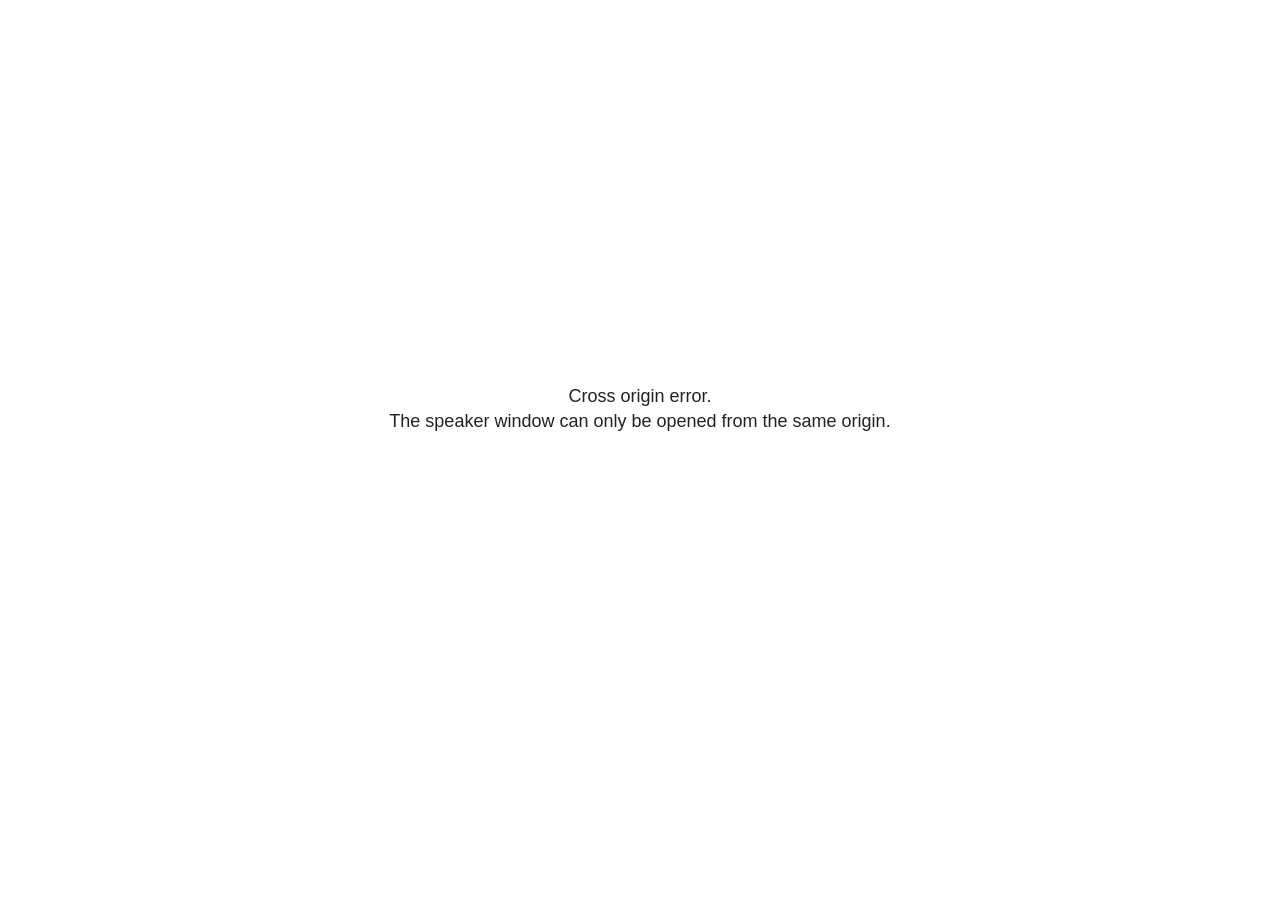
<file: site_libs/revealjs/plugin/notes/speaker-view.html>
<!--
	NOTE: You need to build the notes plugin after making changes to this file.
-->
<html lang="en">
	<head>
		<meta charset="utf-8">

		<title>reveal.js - Speaker View</title>

		<style>
			body {
				font-family: Helvetica;
				font-size: 18px;
			}

			#current-slide,
			#upcoming-slide,
			#speaker-controls {
				padding: 6px;
				box-sizing: border-box;
				-moz-box-sizing: border-box;
			}

			#current-slide iframe,
			#upcoming-slide iframe {
				width: 100%;
				height: 100%;
				border: 1px solid #ddd;
			}

			#current-slide .label,
			#upcoming-slide .label {
				position: absolute;
				top: 10px;
				left: 10px;
				z-index: 2;
			}

			#connection-status {
				position: absolute;
				top: 0;
				left: 0;
				width: 100%;
				height: 100%;
				z-index: 20;
				padding: 30% 20% 20% 20%;
				font-size: 18px;
				color: #222;
				background: #fff;
				text-align: center;
				box-sizing: border-box;
				line-height: 1.4;
			}

			.overlay-element {
				height: 34px;
				line-height: 34px;
				padding: 0 10px;
				text-shadow: none;
				background: rgba( 220, 220, 220, 0.8 );
				color: #222;
				font-size: 14px;
			}

			.overlay-element.interactive:hover {
				background: rgba( 220, 220, 220, 1 );
			}

			#current-slide {
				position: absolute;
				width: 60%;
				height: 100%;
				top: 0;
				left: 0;
				padding-right: 0;
			}

			#upcoming-slide {
				position: absolute;
				width: 40%;
				height: 40%;
				right: 0;
				top: 0;
			}

			/* Speaker controls */
			#speaker-controls {
				position: absolute;
				top: 40%;
				right: 0;
				width: 40%;
				height: 60%;
				overflow: auto;
				font-size: 18px;
			}

				.speaker-controls-time.hidden,
				.speaker-controls-notes.hidden {
					display: none;
				}

				.speaker-controls-time .label,
				.speaker-controls-pace .label,
				.speaker-controls-notes .label {
					text-transform: uppercase;
					font-weight: normal;
					font-size: 0.66em;
					color: #666;
					margin: 0;
				}

				.speaker-controls-time, .speaker-controls-pace {
					border-bottom: 1px solid rgba( 200, 200, 200, 0.5 );
					margin-bottom: 10px;
					padding: 10px 16px;
					padding-bottom: 20px;
					cursor: pointer;
				}

				.speaker-controls-time .reset-button {
					opacity: 0;
					float: right;
					color: #666;
					text-decoration: none;
				}
				.speaker-controls-time:hover .reset-button {
					opacity: 1;
				}

				.speaker-controls-time .timer,
				.speaker-controls-time .clock {
					width: 50%;
				}

				.speaker-controls-time .timer,
				.speaker-controls-time .clock,
				.speaker-controls-time .pacing .hours-value,
				.speaker-controls-time .pacing .minutes-value,
				.speaker-controls-time .pacing .seconds-value {
					font-size: 1.9em;
				}

				.speaker-controls-time .timer {
					float: left;
				}

				.speaker-controls-time .clock {
					float: right;
					text-align: right;
				}

				.speaker-controls-time span.mute {
					opacity: 0.3;
				}

				.speaker-controls-time .pacing-title {
					margin-top: 5px;
				}

				.speaker-controls-time .pacing.ahead {
					color: blue;
				}

				.speaker-controls-time .pacing.on-track {
					color: green;
				}

				.speaker-controls-time .pacing.behind {
					color: red;
				}

				.speaker-controls-notes {
					padding: 10px 16px;
				}

				.speaker-controls-notes .value {
					margin-top: 5px;
					line-height: 1.4;
					font-size: 1.2em;
				}

			/* Layout selector */
			#speaker-layout {
				position: absolute;
				top: 10px;
				right: 10px;
				color: #222;
				z-index: 10;
			}
				#speaker-layout select {
					position: absolute;
					width: 100%;
					height: 100%;
					top: 0;
					left: 0;
					border: 0;
					box-shadow: 0;
					cursor: pointer;
					opacity: 0;

					font-size: 1em;
					background-color: transparent;

					-moz-appearance: none;
					-webkit-appearance: none;
					-webkit-tap-highlight-color: rgba(0, 0, 0, 0);
				}

				#speaker-layout select:focus {
					outline: none;
					box-shadow: none;
				}

			.clear {
				clear: both;
			}

			/* Speaker layout: Wide */
			body[data-speaker-layout="wide"] #current-slide,
			body[data-speaker-layout="wide"] #upcoming-slide {
				width: 50%;
				height: 45%;
				padding: 6px;
			}

			body[data-speaker-layout="wide"] #current-slide {
				top: 0;
				left: 0;
			}

			body[data-speaker-layout="wide"] #upcoming-slide {
				top: 0;
				left: 50%;
			}

			body[data-speaker-layout="wide"] #speaker-controls {
				top: 45%;
				left: 0;
				width: 100%;
				height: 50%;
				font-size: 1.25em;
			}

			/* Speaker layout: Tall */
			body[data-speaker-layout="tall"] #current-slide,
			body[data-speaker-layout="tall"] #upcoming-slide {
				width: 45%;
				height: 50%;
				padding: 6px;
			}

			body[data-speaker-layout="tall"] #current-slide {
				top: 0;
				left: 0;
			}

			body[data-speaker-layout="tall"] #upcoming-slide {
				top: 50%;
				left: 0;
			}

			body[data-speaker-layout="tall"] #speaker-controls {
				padding-top: 40px;
				top: 0;
				left: 45%;
				width: 55%;
				height: 100%;
				font-size: 1.25em;
			}

			/* Speaker layout: Notes only */
			body[data-speaker-layout="notes-only"] #current-slide,
			body[data-speaker-layout="notes-only"] #upcoming-slide {
				display: none;
			}

			body[data-speaker-layout="notes-only"] #speaker-controls {
				padding-top: 40px;
				top: 0;
				left: 0;
				width: 100%;
				height: 100%;
				font-size: 1.25em;
			}

			@media screen and (max-width: 1080px) {
				body[data-speaker-layout="default"] #speaker-controls {
					font-size: 16px;
				}
			}

			@media screen and (max-width: 900px) {
				body[data-speaker-layout="default"] #speaker-controls {
					font-size: 14px;
				}
			}

			@media screen and (max-width: 800px) {
				body[data-speaker-layout="default"] #speaker-controls {
					font-size: 12px;
				}
			}

		</style>
	</head>

	<body>

		<div id="connection-status">Loading speaker view...</div>

		<div id="current-slide"></div>
		<div id="upcoming-slide"><span class="overlay-element label">Upcoming</span></div>
		<div id="speaker-controls">
			<div class="speaker-controls-time">
				<h4 class="label">Time <span class="reset-button">Click to Reset</span></h4>
				<div class="clock">
					<span class="clock-value">0:00 AM</span>
				</div>
				<div class="timer">
					<span class="hours-value">00</span><span class="minutes-value">:00</span><span class="seconds-value">:00</span>
				</div>
				<div class="clear"></div>

				<h4 class="label pacing-title" style="display: none">Pacing – Time to finish current slide</h4>
				<div class="pacing" style="display: none">
					<span class="hours-value">00</span><span class="minutes-value">:00</span><span class="seconds-value">:00</span>
				</div>
			</div>

			<div class="speaker-controls-notes hidden">
				<h4 class="label">Notes</h4>
				<div class="value"></div>
			</div>
		</div>
		<div id="speaker-layout" class="overlay-element interactive">
			<span class="speaker-layout-label"></span>
			<select class="speaker-layout-dropdown"></select>
		</div>

		<script>

			(function() {

				var notes,
					notesValue,
					currentState,
					currentSlide,
					upcomingSlide,
					layoutLabel,
					layoutDropdown,
					pendingCalls = {},
					lastRevealApiCallId = 0,
					connected = false

				var connectionStatus = document.querySelector( '#connection-status' );

				var SPEAKER_LAYOUTS = {
					'default': 'Default',
					'wide': 'Wide',
					'tall': 'Tall',
					'notes-only': 'Notes only'
				};

				setupLayout();

				let openerOrigin;

				try {
					openerOrigin = window.opener.location.origin;
				}
				catch ( error ) { console.warn( error ) }

				// In order to prevent XSS, the speaker view will only run if its
				// opener has the same origin as itself
				if( window.location.origin !== openerOrigin ) {
					connectionStatus.innerHTML = 'Cross origin error.<br>The speaker window can only be opened from the same origin.';
					return;
				}

				var connectionTimeout = setTimeout( function() {
					connectionStatus.innerHTML = 'Error connecting to main window.<br>Please try closing and reopening the speaker view.';
				}, 5000 );

				window.addEventListener( 'message', function( event ) {

					// Validate the origin of all messages to avoid parsing messages
					// that aren't meant for us. Ignore when running off file:// so
					// that the speaker view continues to work without a web server.
					if( window.location.origin !== event.origin && window.location.origin !== 'file://' ) {
						return
					}

					clearTimeout( connectionTimeout );
					connectionStatus.style.display = 'none';

					var data = JSON.parse( event.data );

					// The overview mode is only useful to the reveal.js instance
					// where navigation occurs so we don't sync it
					if( data.state ) delete data.state.overview;

					// Messages sent by the notes plugin inside of the main window
					if( data && data.namespace === 'reveal-notes' ) {
						if( data.type === 'connect' ) {
							handleConnectMessage( data );
						}
						else if( data.type === 'state' ) {
							handleStateMessage( data );
						}
						else if( data.type === 'return' ) {
							pendingCalls[data.callId](data.result);
							delete pendingCalls[data.callId];
						}
					}
					// Messages sent by the reveal.js inside of the current slide preview
					else if( data && data.namespace === 'reveal' ) {
						if( /ready/.test( data.eventName ) ) {
							// Send a message back to notify that the handshake is complete
							window.opener.postMessage( JSON.stringify({ namespace: 'reveal-notes', type: 'connected'} ), '*' );
						}
						else if( /slidechanged|fragmentshown|fragmenthidden|paused|resumed/.test( data.eventName ) && currentState !== JSON.stringify( data.state ) ) {

							dispatchStateToMainWindow( data.state );

						}
					}

				} );

				/**
				 * Updates the presentation in the main window to match the state
				 * of the presentation in the notes window.
				 */
				const dispatchStateToMainWindow = debounce(( state ) => {
					window.opener.postMessage( JSON.stringify({ method: 'setState', args: [ state ]} ), '*' );
				}, 500);

				/**
				 * Asynchronously calls the Reveal.js API of the main frame.
				 */
				function callRevealApi( methodName, methodArguments, callback ) {

					var callId = ++lastRevealApiCallId;
					pendingCalls[callId] = callback;
					window.opener.postMessage( JSON.stringify( {
						namespace: 'reveal-notes',
						type: 'call',
						callId: callId,
						methodName: methodName,
						arguments: methodArguments
					} ), '*' );

				}

				/**
				 * Called when the main window is trying to establish a
				 * connection.
				 */
				function handleConnectMessage( data ) {

					if( connected === false ) {
						connected = true;

						setupIframes( data );
						setupKeyboard();
						setupNotes();
						setupTimer();
						setupHeartbeat();
					}

				}

				/**
				 * Called when the main window sends an updated state.
				 */
				function handleStateMessage( data ) {

					// Store the most recently set state to avoid circular loops
					// applying the same state
					currentState = JSON.stringify( data.state );

					// No need for updating the notes in case of fragment changes
					if ( data.notes ) {
						notes.classList.remove( 'hidden' );
						notesValue.style.whiteSpace = data.whitespace;
						if( data.markdown ) {
							notesValue.innerHTML = marked( data.notes );
						}
						else {
							notesValue.innerHTML = data.notes;
						}
					}
					else {
						notes.classList.add( 'hidden' );
					}

					// Update the note slides
					currentSlide.contentWindow.postMessage( JSON.stringify({ method: 'setState', args: [ data.state ] }), '*' );
					upcomingSlide.contentWindow.postMessage( JSON.stringify({ method: 'setState', args: [ data.state ] }), '*' );
					upcomingSlide.contentWindow.postMessage( JSON.stringify({ method: 'next' }), '*' );

				}

				// Limit to max one state update per X ms
				handleStateMessage = debounce( handleStateMessage, 200 );

				/**
				 * Forward keyboard events to the current slide window.
				 * This enables keyboard events to work even if focus
				 * isn't set on the current slide iframe.
				 *
				 * Block F5 default handling, it reloads and disconnects
				 * the speaker notes window.
				 */
				function setupKeyboard() {

					document.addEventListener( 'keydown', function( event ) {
						if( event.keyCode === 116 || ( event.metaKey && event.keyCode === 82 ) ) {
							event.preventDefault();
							return false;
						}
						currentSlide.contentWindow.postMessage( JSON.stringify({ method: 'triggerKey', args: [ event.keyCode ] }), '*' );
					} );

				}

				/**
				 * Creates the preview iframes.
				 */
				function setupIframes( data ) {

					var params = [
						'receiver',
						'progress=false',
						'history=false',
						'transition=none',
						'autoSlide=0',
						'backgroundTransition=none'
					].join( '&' );

					var urlSeparator = /\?/.test(data.url) ? '&' : '?';
					var hash = '#/' + data.state.indexh + '/' + data.state.indexv;
					var currentURL = data.url + urlSeparator + params + '&scrollActivationWidth=false&postMessageEvents=true' + hash;
					var upcomingURL = data.url + urlSeparator + params + '&scrollActivationWidth=false&controls=false' + hash;

					currentSlide = document.createElement( 'iframe' );
					currentSlide.setAttribute( 'width', 1280 );
					currentSlide.setAttribute( 'height', 1024 );
					currentSlide.setAttribute( 'src', currentURL );
					document.querySelector( '#current-slide' ).appendChild( currentSlide );

					upcomingSlide = document.createElement( 'iframe' );
					upcomingSlide.setAttribute( 'width', 640 );
					upcomingSlide.setAttribute( 'height', 512 );
					upcomingSlide.setAttribute( 'src', upcomingURL );
					document.querySelector( '#upcoming-slide' ).appendChild( upcomingSlide );

				}

				/**
				 * Setup the notes UI.
				 */
				function setupNotes() {

					notes = document.querySelector( '.speaker-controls-notes' );
					notesValue = document.querySelector( '.speaker-controls-notes .value' );

				}

				/**
				 * We send out a heartbeat at all times to ensure we can
				 * reconnect with the main presentation window after reloads.
				 */
				function setupHeartbeat() {

					setInterval( () => {
						window.opener.postMessage( JSON.stringify({ namespace: 'reveal-notes', type: 'heartbeat'} ), '*' );
					}, 1000 );

				}

				function getTimings( callback ) {

					callRevealApi( 'getSlidesAttributes', [], function ( slideAttributes ) {
						callRevealApi( 'getConfig', [], function ( config ) {
							var totalTime = config.totalTime;
							var minTimePerSlide = config.minimumTimePerSlide || 0;
							var defaultTiming = config.defaultTiming;
							if ((defaultTiming == null) && (totalTime == null)) {
								callback(null);
								return;
							}
							// Setting totalTime overrides defaultTiming
							if (totalTime) {
								defaultTiming = 0;
							}
							var timings = [];
							for ( var i in slideAttributes ) {
								var slide = slideAttributes[ i ];
								var timing = defaultTiming;
								if( slide.hasOwnProperty( 'data-timing' )) {
									var t = slide[ 'data-timing' ];
									timing = parseInt(t);
									if( isNaN(timing) ) {
										console.warn("Could not parse timing '" + t + "' of slide " + i + "; using default of " + defaultTiming);
										timing = defaultTiming;
									}
								}
								timings.push(timing);
							}
							if ( totalTime ) {
								// After we've allocated time to individual slides, we summarize it and
								// subtract it from the total time
								var remainingTime = totalTime - timings.reduce( function(a, b) { return a + b; }, 0 );
								// The remaining time is divided by the number of slides that have 0 seconds
								// allocated at the moment, giving the average time-per-slide on the remaining slides
								var remainingSlides = (timings.filter( function(x) { return x == 0 }) ).length
								var timePerSlide = Math.round( remainingTime / remainingSlides, 0 )
								// And now we replace every zero-value timing with that average
								timings = timings.map( function(x) { return (x==0 ? timePerSlide : x) } );
							}
							var slidesUnderMinimum = timings.filter( function(x) { return (x < minTimePerSlide) } ).length
							if ( slidesUnderMinimum ) {
								message = "The pacing time for " + slidesUnderMinimum + " slide(s) is under the configured minimum of " + minTimePerSlide + " seconds. Check the data-timing attribute on individual slides, or consider increasing the totalTime or minimumTimePerSlide configuration options (or removing some slides).";
								alert(message);
							}
							callback( timings );
						} );
					} );

				}

				/**
				 * Return the number of seconds allocated for presenting
				 * all slides up to and including this one.
				 */
				function getTimeAllocated( timings, callback ) {

					callRevealApi( 'getSlidePastCount', [], function ( currentSlide ) {
						var allocated = 0;
						for (var i in timings.slice(0, currentSlide + 1)) {
							allocated += timings[i];
						}
						callback( allocated );
					} );

				}

				/**
				 * Create the timer and clock and start updating them
				 * at an interval.
				 */
				function setupTimer() {

					var start = new Date(),
					timeEl = document.querySelector( '.speaker-controls-time' ),
					clockEl = timeEl.querySelector( '.clock-value' ),
					hoursEl = timeEl.querySelector( '.hours-value' ),
					minutesEl = timeEl.querySelector( '.minutes-value' ),
					secondsEl = timeEl.querySelector( '.seconds-value' ),
					pacingTitleEl = timeEl.querySelector( '.pacing-title' ),
					pacingEl = timeEl.querySelector( '.pacing' ),
					pacingHoursEl = pacingEl.querySelector( '.hours-value' ),
					pacingMinutesEl = pacingEl.querySelector( '.minutes-value' ),
					pacingSecondsEl = pacingEl.querySelector( '.seconds-value' );

					var timings = null;
					getTimings( function ( _timings ) {

						timings = _timings;
						if (_timings !== null) {
							pacingTitleEl.style.removeProperty('display');
							pacingEl.style.removeProperty('display');
						}

						// Update once directly
						_updateTimer();

						// Then update every second
						setInterval( _updateTimer, 1000 );

					} );


					function _resetTimer() {

						if (timings == null) {
							start = new Date();
							_updateTimer();
						}
						else {
							// Reset timer to beginning of current slide
							getTimeAllocated( timings, function ( slideEndTimingSeconds ) {
								var slideEndTiming = slideEndTimingSeconds * 1000;
								callRevealApi( 'getSlidePastCount', [], function ( currentSlide ) {
									var currentSlideTiming = timings[currentSlide] * 1000;
									var previousSlidesTiming = slideEndTiming - currentSlideTiming;
									var now = new Date();
									start = new Date(now.getTime() - previousSlidesTiming);
									_updateTimer();
								} );
							} );
						}

					}

					timeEl.addEventListener( 'click', function() {
						_resetTimer();
						return false;
					} );

					function _displayTime( hrEl, minEl, secEl, time) {

						var sign = Math.sign(time) == -1 ? "-" : "";
						time = Math.abs(Math.round(time / 1000));
						var seconds = time % 60;
						var minutes = Math.floor( time / 60 ) % 60 ;
						var hours = Math.floor( time / ( 60 * 60 )) ;
						hrEl.innerHTML = sign + zeroPadInteger( hours );
						if (hours == 0) {
							hrEl.classList.add( 'mute' );
						}
						else {
							hrEl.classList.remove( 'mute' );
						}
						minEl.innerHTML = ':' + zeroPadInteger( minutes );
						if (hours == 0 && minutes == 0) {
							minEl.classList.add( 'mute' );
						}
						else {
							minEl.classList.remove( 'mute' );
						}
						secEl.innerHTML = ':' + zeroPadInteger( seconds );
					}

					function _updateTimer() {

						var diff, hours, minutes, seconds,
						now = new Date();

						diff = now.getTime() - start.getTime();

						clockEl.innerHTML = now.toLocaleTimeString( 'en-US', { hour12: true, hour: '2-digit', minute:'2-digit' } );
						_displayTime( hoursEl, minutesEl, secondsEl, diff );
						if (timings !== null) {
							_updatePacing(diff);
						}

					}

					function _updatePacing(diff) {

						getTimeAllocated( timings, function ( slideEndTimingSeconds ) {
							var slideEndTiming = slideEndTimingSeconds * 1000;

							callRevealApi( 'getSlidePastCount', [], function ( currentSlide ) {
								var currentSlideTiming = timings[currentSlide] * 1000;
								var timeLeftCurrentSlide = slideEndTiming - diff;
								if (timeLeftCurrentSlide < 0) {
									pacingEl.className = 'pacing behind';
								}
								else if (timeLeftCurrentSlide < currentSlideTiming) {
									pacingEl.className = 'pacing on-track';
								}
								else {
									pacingEl.className = 'pacing ahead';
								}
								_displayTime( pacingHoursEl, pacingMinutesEl, pacingSecondsEl, timeLeftCurrentSlide );
							} );
						} );
					}

				}

				/**
				 * Sets up the speaker view layout and layout selector.
				 */
				function setupLayout() {

					layoutDropdown = document.querySelector( '.speaker-layout-dropdown' );
					layoutLabel = document.querySelector( '.speaker-layout-label' );

					// Render the list of available layouts
					for( var id in SPEAKER_LAYOUTS ) {
						var option = document.createElement( 'option' );
						option.setAttribute( 'value', id );
						option.textContent = SPEAKER_LAYOUTS[ id ];
						layoutDropdown.appendChild( option );
					}

					// Monitor the dropdown for changes
					layoutDropdown.addEventListener( 'change', function( event ) {

						setLayout( layoutDropdown.value );

					}, false );

					// Restore any currently persisted layout
					setLayout( getLayout() );

				}

				/**
				 * Sets a new speaker view layout. The layout is persisted
				 * in local storage.
				 */
				function setLayout( value ) {

					var title = SPEAKER_LAYOUTS[ value ];

					layoutLabel.innerHTML = 'Layout' + ( title ? ( ': ' + title ) : '' );
					layoutDropdown.value = value;

					document.body.setAttribute( 'data-speaker-layout', value );

					// Persist locally
					if( supportsLocalStorage() ) {
						window.localStorage.setItem( 'reveal-speaker-layout', value );
					}

				}

				/**
				 * Returns the ID of the most recently set speaker layout
				 * or our default layout if none has been set.
				 */
				function getLayout() {

					if( supportsLocalStorage() ) {
						var layout = window.localStorage.getItem( 'reveal-speaker-layout' );
						if( layout ) {
							return layout;
						}
					}

					// Default to the first record in the layouts hash
					for( var id in SPEAKER_LAYOUTS ) {
						return id;
					}

				}

				function supportsLocalStorage() {

					try {
						localStorage.setItem('test', 'test');
						localStorage.removeItem('test');
						return true;
					}
					catch( e ) {
						return false;
					}

				}

				function zeroPadInteger( num ) {

					var str = '00' + parseInt( num );
					return str.substring( str.length - 2 );

				}

				/**
				 * Limits the frequency at which a function can be called.
				 */
				function debounce( fn, ms ) {

					var lastTime = 0,
						timeout;

					return function() {

						var args = arguments;
						var context = this;

						clearTimeout( timeout );

						var timeSinceLastCall = Date.now() - lastTime;
						if( timeSinceLastCall > ms ) {
							fn.apply( context, args );
							lastTime = Date.now();
						}
						else {
							timeout = setTimeout( function() {
								fn.apply( context, args );
								lastTime = Date.now();
							}, ms - timeSinceLastCall );
						}

					}

				}

			})();

		</script>
	</body>
</html>
</file>
<file: site_libs/quarto-html/tippy.css>
.tippy-box[data-animation=fade][data-state=hidden]{opacity:0}[data-tippy-root]{max-width:calc(100vw - 10px)}.tippy-box{position:relative;background-color:#333;color:#fff;border-radius:4px;font-size:14px;line-height:1.4;white-space:normal;outline:0;transition-property:transform,visibility,opacity}.tippy-box[data-placement^=top]>.tippy-arrow{bottom:0}.tippy-box[data-placement^=top]>.tippy-arrow:before{bottom:-7px;left:0;border-width:8px 8px 0;border-top-color:initial;transform-origin:center top}.tippy-box[data-placement^=bottom]>.tippy-arrow{top:0}.tippy-box[data-placement^=bottom]>.tippy-arrow:before{top:-7px;left:0;border-width:0 8px 8px;border-bottom-color:initial;transform-origin:center bottom}.tippy-box[data-placement^=left]>.tippy-arrow{right:0}.tippy-box[data-placement^=left]>.tippy-arrow:before{border-width:8px 0 8px 8px;border-left-color:initial;right:-7px;transform-origin:center left}.tippy-box[data-placement^=right]>.tippy-arrow{left:0}.tippy-box[data-placement^=right]>.tippy-arrow:before{left:-7px;border-width:8px 8px 8px 0;border-right-color:initial;transform-origin:center right}.tippy-box[data-inertia][data-state=visible]{transition-timing-function:cubic-bezier(.54,1.5,.38,1.11)}.tippy-arrow{width:16px;height:16px;color:#333}.tippy-arrow:before{content:"";position:absolute;border-color:transparent;border-style:solid}.tippy-content{position:relative;padding:5px 9px;z-index:1}
</file>
<file: site_libs/quarto-html/quarto-syntax-highlighting-2f5df379a58b258e96c21c0638c20c03.css>
/* quarto syntax highlight colors */
:root {
  --quarto-hl-ot-color: #003B4F;
  --quarto-hl-at-color: #657422;
  --quarto-hl-ss-color: #20794D;
  --quarto-hl-an-color: #5E5E5E;
  --quarto-hl-fu-color: #4758AB;
  --quarto-hl-st-color: #20794D;
  --quarto-hl-cf-color: #003B4F;
  --quarto-hl-op-color: #5E5E5E;
  --quarto-hl-er-color: #AD0000;
  --quarto-hl-bn-color: #AD0000;
  --quarto-hl-al-color: #AD0000;
  --quarto-hl-va-color: #111111;
  --quarto-hl-bu-color: inherit;
  --quarto-hl-ex-color: inherit;
  --quarto-hl-pp-color: #AD0000;
  --quarto-hl-in-color: #5E5E5E;
  --quarto-hl-vs-color: #20794D;
  --quarto-hl-wa-color: #5E5E5E;
  --quarto-hl-do-color: #5E5E5E;
  --quarto-hl-im-color: #00769E;
  --quarto-hl-ch-color: #20794D;
  --quarto-hl-dt-color: #AD0000;
  --quarto-hl-fl-color: #AD0000;
  --quarto-hl-co-color: #5E5E5E;
  --quarto-hl-cv-color: #5E5E5E;
  --quarto-hl-cn-color: #8f5902;
  --quarto-hl-sc-color: #5E5E5E;
  --quarto-hl-dv-color: #AD0000;
  --quarto-hl-kw-color: #003B4F;
}

/* other quarto variables */
:root {
  --quarto-font-monospace: SFMono-Regular, Menlo, Monaco, Consolas, "Liberation Mono", "Courier New", monospace;
}

pre > code.sourceCode > span {
  color: #003B4F;
}

code span {
  color: #003B4F;
}

code.sourceCode > span {
  color: #003B4F;
}

div.sourceCode,
div.sourceCode pre.sourceCode {
  color: #003B4F;
}

code span.ot {
  color: #003B4F;
  font-style: inherit;
}

code span.at {
  color: #657422;
  font-style: inherit;
}

code span.ss {
  color: #20794D;
  font-style: inherit;
}

code span.an {
  color: #5E5E5E;
  font-style: inherit;
}

code span.fu {
  color: #4758AB;
  font-style: inherit;
}

code span.st {
  color: #20794D;
  font-style: inherit;
}

code span.cf {
  color: #003B4F;
  font-weight: bold;
  font-style: inherit;
}

code span.op {
  color: #5E5E5E;
  font-style: inherit;
}

code span.er {
  color: #AD0000;
  font-style: inherit;
}

code span.bn {
  color: #AD0000;
  font-style: inherit;
}

code span.al {
  color: #AD0000;
  font-style: inherit;
}

code span.va {
  color: #111111;
  font-style: inherit;
}

code span.bu {
  font-style: inherit;
}

code span.ex {
  font-style: inherit;
}

code span.pp {
  color: #AD0000;
  font-style: inherit;
}

code span.in {
  color: #5E5E5E;
  font-style: inherit;
}

code span.vs {
  color: #20794D;
  font-style: inherit;
}

code span.wa {
  color: #5E5E5E;
  font-style: italic;
}

code span.do {
  color: #5E5E5E;
  font-style: italic;
}

code span.im {
  color: #00769E;
  font-style: inherit;
}

code span.ch {
  color: #20794D;
  font-style: inherit;
}

code span.dt {
  color: #AD0000;
  font-style: inherit;
}

code span.fl {
  color: #AD0000;
  font-style: inherit;
}

code span.co {
  color: #5E5E5E;
  font-style: inherit;
}

code span.cv {
  color: #5E5E5E;
  font-style: italic;
}

code span.cn {
  color: #8f5902;
  font-style: inherit;
}

code span.sc {
  color: #5E5E5E;
  font-style: inherit;
}

code span.dv {
  color: #AD0000;
  font-style: inherit;
}

code span.kw {
  color: #003B4F;
  font-weight: bold;
  font-style: inherit;
}

.prevent-inlining {
  content: "</";
}

/*# sourceMappingURL=35eb38a806ee71ea6d2563be2308c832.css.map */
</file>
<file: styles.css>
/* css styles */
</file>
